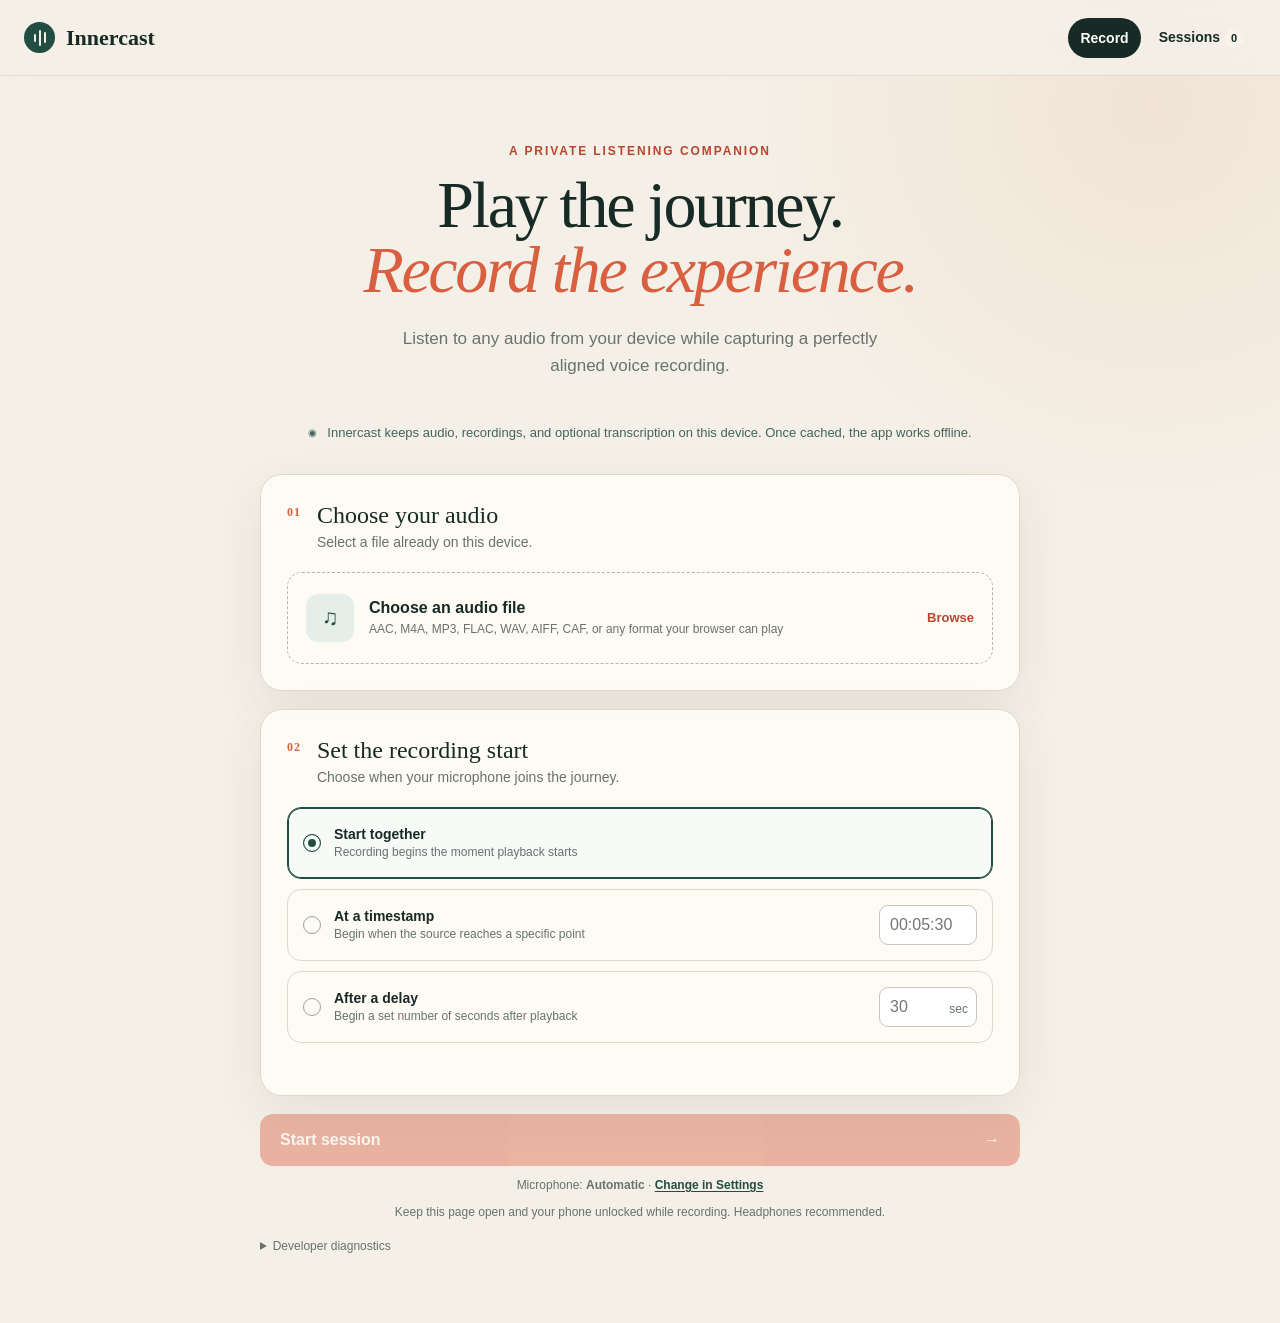
<file: index.html>
<!doctype html>
<html lang="en">
  <head>
    <meta charset="UTF-8" />
    <meta name="viewport" content="width=device-width, initial-scale=1, viewport-fit=cover" />
    <meta name="theme-color" content="#f4efe6" />
    <meta name="apple-mobile-web-app-capable" content="yes" />
    <meta name="apple-mobile-web-app-status-bar-style" content="default" />
    <meta name="apple-mobile-web-app-title" content="Innercast" />
    <title>Innercast — Play the journey. Record the experience.</title>
    <meta name="description" content="Private, synchronized audio playback and microphone recording in your browser." />
    <link rel="manifest" href="manifest.webmanifest" />
    <link rel="icon" href="assets/innercast-icon.svg" type="image/svg+xml" />
    <link rel="stylesheet" href="styles.css?v=2" />
  </head>
  <body>
    <header class="site-header">
      <a class="brand" href="#/recorder" aria-label="Innercast home">
        <span class="brand-mark" aria-hidden="true"><i></i><i></i><i></i></span>
        <span>Innercast</span>
      </a>
      <nav aria-label="Primary navigation">
        <button class="nav-link active" data-view="recorder">Record</button>
        <button class="nav-link" data-view="sessions">Sessions <span id="session-count" class="count">0</span></button>
      </nav>
    </header>

    <main>
      <section id="recorder-view" class="view active" aria-labelledby="page-title">
        <div class="hero">
          <p class="eyebrow">A private listening companion</p>
          <h1 id="page-title">Play the journey.<br /><em>Record the experience.</em></h1>
          <p class="intro">Listen to any audio from your device while capturing a perfectly aligned voice recording.</p>
        </div>

        <div class="privacy-note"><span aria-hidden="true">◉</span> Innercast keeps audio, recordings, and optional transcription on this device. Once cached, the app works offline.</div>

        <section class="card" aria-labelledby="source-heading">
          <div class="step-heading">
            <span class="step-number">01</span>
            <div><h2 id="source-heading">Choose your audio</h2><p>Select a file already on this device.</p></div>
          </div>
          <input id="audio-file" type="file" accept="audio/*,.aac,.m4a,.mp4,.mp3,.flac,.wav,.wave,.aif,.aiff,.caf" hidden />
          <label id="file-picker" class="file-picker" for="audio-file">
            <span class="file-icon" aria-hidden="true">♫</span>
            <span><strong>Choose an audio file</strong><small>AAC, M4A, MP3, FLAC, WAV, AIFF, CAF, or any format your browser can play</small></span>
            <span class="pick-action">Browse</span>
          </label>
          <div id="source-details" class="source-details hidden">
            <div class="track-row">
              <span class="album-art">♫</span>
              <span class="track-meta"><strong id="source-name"></strong><small id="source-meta"></small></span>
              <button id="change-file" class="text-button">Change</button>
            </div>
            <audio id="source-audio" preload="metadata"></audio>
            <div class="player-row">
              <button id="preview-toggle" class="round-button" aria-label="Play preview">▶</button>
              <div class="timeline">
                <input id="seek" type="range" min="0" max="0" value="0" step="0.01" aria-label="Source position" />
                <div class="time-row"><span id="current-time">00:00</span><span id="duration">00:00</span></div>
              </div>
            </div>
          </div>
        </section>

        <section class="card" aria-labelledby="start-heading">
          <div class="step-heading">
            <span class="step-number">02</span>
            <div><h2 id="start-heading">Set the recording start</h2><p>Choose when your microphone joins the journey.</p></div>
          </div>
          <fieldset id="mode-options" class="mode-options" disabled>
            <label class="mode-card selected">
              <input type="radio" name="mode" value="immediate" checked />
              <span class="radio-dot"></span>
              <span><strong>Start together</strong><small>Recording begins the moment playback starts</small></span>
            </label>
            <label class="mode-card">
              <input type="radio" name="mode" value="sourceTimestamp" />
              <span class="radio-dot"></span>
              <span><strong>At a timestamp</strong><small>Begin when the source reaches a specific point</small></span>
              <input id="timestamp-input" class="inline-input" type="text" inputmode="numeric" placeholder="00:05:30" aria-label="Source timestamp" disabled />
            </label>
            <label class="mode-card">
              <input type="radio" name="mode" value="delay" />
              <span class="radio-dot"></span>
              <span><strong>After a delay</strong><small>Begin a set number of seconds after playback</small></span>
              <span class="input-suffix"><input id="delay-input" class="inline-input" type="number" inputmode="decimal" min="0" step="0.1" placeholder="30" aria-label="Delay in seconds" disabled /><small>sec</small></span>
            </label>
          </fieldset>
          <p id="validation-message" class="validation-message" role="alert"></p>
        </section>

        <button id="start-session" class="primary-button" disabled><span>Start session</span><span aria-hidden="true">→</span></button>
        <p class="context-setting">Microphone: <strong id="selected-microphone-label">Automatic</strong> · <a href="#/settings" data-settings-from="recorder">Change in Settings</a></p>
        <p class="device-reminder">Keep this page open and your phone unlocked while recording. Headphones recommended.</p>

        <section id="active-session" class="active-session hidden" aria-live="polite">
          <div class="recording-status"><span class="pulse"></span><span id="session-status">Recording</span></div>
          <h2 id="active-source-name">Session in progress</h2>
          <div class="active-times">
            <div><small>Source</small><strong id="active-source-time">00:00 / 00:00</strong></div>
            <div><small>Recording</small><strong id="active-recording-time">00:00</strong></div>
            <div><small>Started at</small><strong id="active-offset">00:00</strong></div>
          </div>
          <div class="active-progress"><span id="active-progress-fill"></span></div>
          <p id="waiting-message" class="waiting-message hidden">Playback is running. Recording will start at <strong></strong>.</p>
          <div class="session-actions">
            <button id="pause-session" class="secondary-button">Pause</button>
            <button id="stop-session" class="stop-button">Stop & save</button>
          </div>
          <p class="lock-note">Seeking and configuration are locked during a synchronized session.</p>
        </section>

        <details id="debug-panel" class="debug-panel">
          <summary>Developer diagnostics</summary>
          <dl id="debug-values"></dl>
        </details>
      </section>

      <section id="sessions-view" class="view" aria-labelledby="sessions-title">
        <div class="sessions-header">
          <div><p class="eyebrow">On-device archive</p><h1 id="sessions-title">Your sessions</h1></div>
          <button class="secondary-button" data-view="recorder">New recording</button>
        </div>
        <div id="storage-estimate" class="storage-estimate">Storage information unavailable</div>
        <div id="sessions-list" class="sessions-list"></div>
        <div id="empty-sessions" class="empty-state">
          <span>◌</span><h2>No recordings yet</h2><p>Your completed sessions will live here, only on this device.</p>
          <button class="primary-button compact" data-view="recorder">Record your first session</button>
        </div>
      </section>

      <section id="settings-view" class="view" aria-labelledby="settings-title">
        <div class="sessions-header">
          <div><p class="eyebrow">On-device preferences</p><h1 id="settings-title">Settings</h1></div>
          <button id="settings-back" class="secondary-button">Back</button>
        </div>
        <section class="card settings-card" aria-labelledby="microphone-settings-title">
          <div class="step-heading">
            <span class="step-number">MIC</span>
            <div><h2 id="microphone-settings-title">Recording microphone</h2><p>Choose which available input Innercast asks your browser to use.</p></div>
          </div>
          <label class="settings-field" for="microphone-setting">
            <span>Input device</span>
            <select id="microphone-setting"><option value="">Automatic (browser default)</option></select>
          </label>
          <p id="microphone-setting-description" class="settings-description">Your browser may require microphone permission before it reveals available input names.</p>
          <button id="refresh-microphones" class="secondary-button settings-action" type="button">Find microphones</button>
          <p class="settings-description">For Bluetooth headphones, choosing the device microphone may preserve stereo headphone playback. The browser and operating system ultimately control audio routing and may not expose every connected microphone.</p>
        </section>
        <section class="card settings-card" aria-labelledby="transcription-settings-title">
          <div class="step-heading">
            <span class="step-number">AI</span>
            <div><h2 id="transcription-settings-title">Transcription model</h2><p>Choose the model used when you tap Transcribe on a saved session.</p></div>
          </div>
          <label class="settings-field" for="transcription-model-setting">
            <span>Default model</span>
            <select id="transcription-model-setting"></select>
          </label>
          <p id="transcription-model-description" class="settings-description"></p>
          <p class="privacy-note settings-privacy"><span aria-hidden="true">◉</span> Models run locally. Recordings are never sent to a transcription service.</p>
        </section>
      </section>
    </main>

    <div id="toast" class="toast" role="status" aria-live="polite"></div>
    <script type="module" src="app/app.js?v=30"></script>
  </body>
</html>
</file>
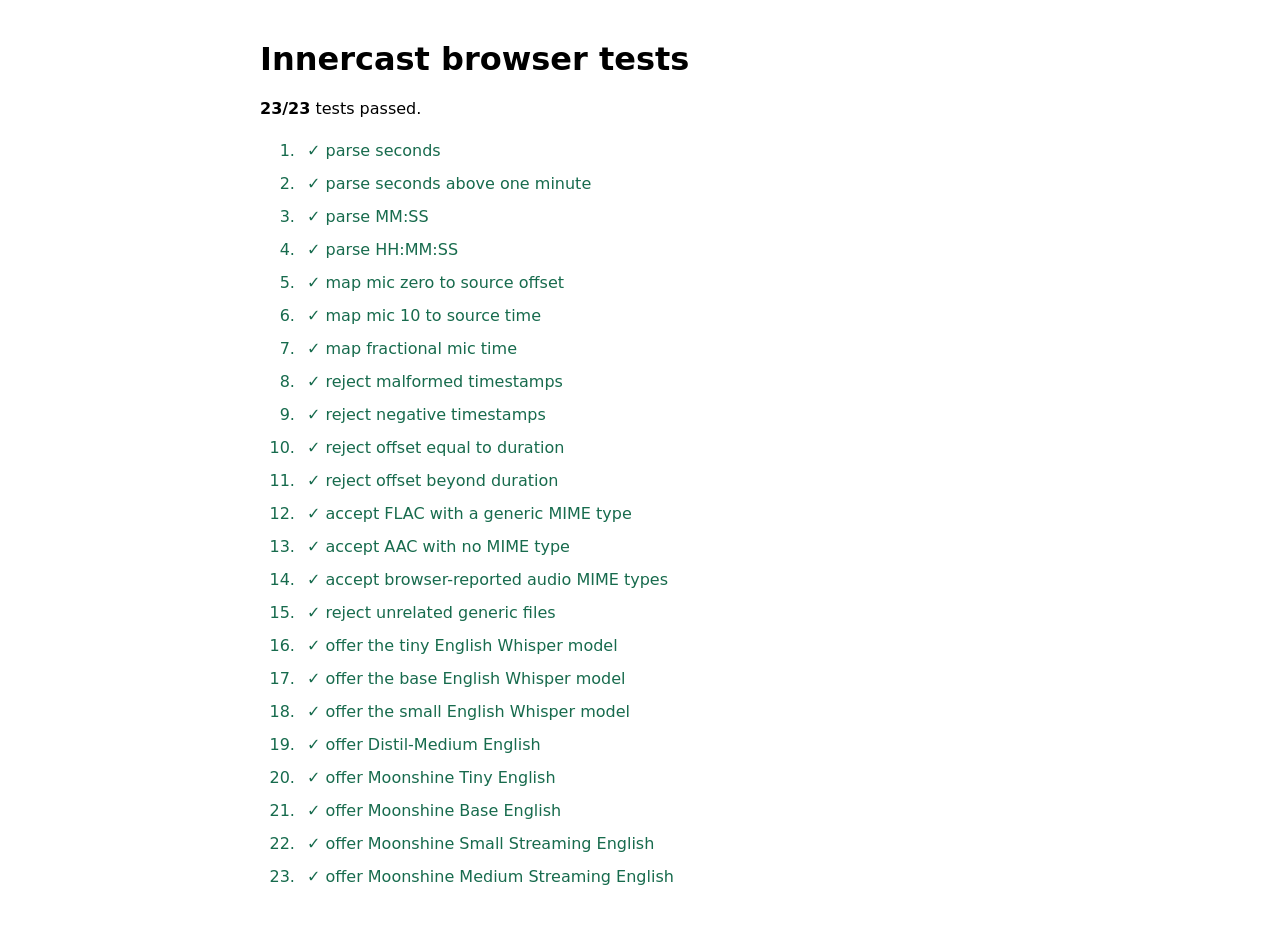
<file: tests/index.html>
<!doctype html>
<html lang="en">
  <head><meta charset="utf-8" /><meta name="viewport" content="width=device-width" /><title>Innercast tests</title>
    <style>body{font:16px system-ui;margin:40px auto;max-width:760px;padding:0 20px}li{padding:7px}.pass{color:#176b4d}.fail{color:#a32619}code{background:#eee;padding:2px 5px}</style>
  </head>
  <body><h1>Innercast browser tests</h1><p id="summary">Running…</p><ol id="results"></ol><script type="module" src="tests.js"></script></body>
</html>
</file>
<file: styles.css>
:root {
  color-scheme: light;
  --ink: #172a25;
  --muted: #68726e;
  --paper: #f5f0e7;
  --card: #fffdf8;
  --line: #ded8cd;
  --accent: #d95f41;
  --accent-dark: #b8462f;
  --green: #214d42;
  --pale-green: #e5eee8;
  --shadow: 0 16px 50px rgba(26, 47, 41, 0.08);
}

* { box-sizing: border-box; }
html { scroll-behavior: smooth; }
body {
  margin: 0;
  min-height: 100vh;
  background:
    radial-gradient(circle at 90% 8%, rgba(218, 156, 110, .14), transparent 28rem),
    var(--paper);
  color: var(--ink);
  font-family: -apple-system, BlinkMacSystemFont, "SF Pro Text", "Helvetica Neue", sans-serif;
}
button, input { font: inherit; }
button, label { -webkit-tap-highlight-color: transparent; }
button { color: inherit; }
.hidden { display: none !important; }

.site-header {
  height: 76px;
  display: flex;
  align-items: center;
  justify-content: space-between;
  padding: env(safe-area-inset-top) max(24px, env(safe-area-inset-right)) 0 max(24px, env(safe-area-inset-left));
  border-bottom: 1px solid rgba(23, 42, 37, .1);
  background: rgba(245, 240, 231, .88);
  backdrop-filter: blur(15px);
  position: sticky;
  top: 0;
  z-index: 10;
}
.brand { display: flex; align-items: center; gap: 11px; color: var(--ink); text-decoration: none; font-family: Georgia, serif; font-size: 22px; font-weight: 700; }
.brand-mark { width: 31px; height: 31px; display: flex; align-items: center; justify-content: center; gap: 3px; border-radius: 50%; background: var(--green); }
.brand-mark i { display: block; width: 2px; border-radius: 2px; background: #f4efe6; }
.brand-mark i:nth-child(1) { height: 8px; }.brand-mark i:nth-child(2) { height: 16px; }.brand-mark i:nth-child(3) { height: 11px; }
nav { display: flex; gap: 6px; }
.nav-link { border: 0; background: none; padding: 10px 12px; border-radius: 20px; cursor: pointer; font-size: 14px; font-weight: 650; }
.nav-link.active { background: var(--ink); color: white; }
.count { display: inline-flex; min-width: 20px; height: 20px; padding: 0 6px; align-items: center; justify-content: center; border-radius: 20px; background: rgba(255,255,255,.18); font-size: 11px; }

main { width: min(760px, calc(100% - 32px)); margin: 0 auto; padding: 68px 0 max(70px, env(safe-area-inset-bottom)); }
.view { display: none; }.view.active { display: block; }
.hero { text-align: center; margin-bottom: 34px; }
.eyebrow { margin: 0 0 14px; color: var(--accent-dark); font-size: 12px; text-transform: uppercase; letter-spacing: .16em; font-weight: 800; }
h1 { margin: 0; font-family: Georgia, "Times New Roman", serif; font-weight: 500; font-size: clamp(42px, 8vw, 66px); line-height: .99; letter-spacing: -.035em; }
h1 em { color: var(--accent); font-weight: 500; }
.intro { max-width: 530px; margin: 22px auto 0; color: var(--muted); line-height: 1.6; font-size: 17px; }
.privacy-note { display: flex; gap: 10px; align-items: center; justify-content: center; margin: 0 0 22px; padding: 12px 16px; color: #42645b; font-size: 13px; }
.privacy-note span { font-size: 10px; }
.card { background: rgba(255, 253, 248, .88); border: 1px solid var(--line); border-radius: 22px; padding: 26px; margin-bottom: 18px; box-shadow: var(--shadow); }
.step-heading { display: flex; gap: 16px; margin-bottom: 22px; }
.step-number { flex: 0 0 auto; padding-top: 5px; color: var(--accent); font: 700 12px/1 Georgia, serif; letter-spacing: .08em; }
.step-heading h2 { margin: 0 0 4px; font: 500 24px/1.2 Georgia, serif; }
.step-heading p { margin: 0; color: var(--muted); font-size: 14px; }
.file-picker { display: flex; align-items: center; gap: 15px; min-height: 92px; padding: 18px; border: 1.5px dashed #b7b4aa; border-radius: 15px; cursor: pointer; transition: .2s ease; }
.file-picker:hover { border-color: var(--accent); background: #fffaf2; }
.file-picker > span:nth-child(2) { min-width: 0; flex: 1; }
.file-picker strong, .file-picker small { display: block; }
.file-picker small { margin-top: 5px; color: var(--muted); font-size: 12px; }
.file-icon, .album-art { display: grid; place-items: center; flex: 0 0 48px; height: 48px; background: var(--pale-green); color: var(--green); border-radius: 12px; font-size: 22px; }
.pick-action, .text-button { color: var(--accent-dark); font-size: 13px; font-weight: 750; }
.text-button { border: 0; padding: 8px; background: none; cursor: pointer; }
.source-details { border-top: 1px solid var(--line); padding-top: 18px; }
.track-row { display: flex; gap: 13px; align-items: center; }
.track-meta { min-width: 0; flex: 1; }
.track-meta strong, .track-meta small { display: block; white-space: nowrap; overflow: hidden; text-overflow: ellipsis; }
.track-meta small { color: var(--muted); margin-top: 4px; }
.player-row { display: flex; align-items: center; gap: 15px; margin-top: 20px; }
.round-button { border: 0; width: 44px; height: 44px; flex: 0 0 44px; border-radius: 50%; background: var(--green); color: white; cursor: pointer; }
.timeline { flex: 1; min-width: 0; }
input[type="range"] { width: 100%; accent-color: var(--accent); }
.time-row { display: flex; justify-content: space-between; color: var(--muted); font-variant-numeric: tabular-nums; font-size: 12px; }
.native-runtime [aria-labelledby="microphone-settings-title"] { display: none; }
.mode-options { border: 0; padding: 0; margin: 0; display: grid; gap: 10px; }
.mode-card { display: flex; gap: 13px; align-items: center; min-height: 72px; padding: 14px 15px; border: 1px solid var(--line); border-radius: 14px; cursor: pointer; }
.mode-card.selected { border-color: var(--green); box-shadow: inset 0 0 0 1px var(--green); background: #f7faf7; }
.mode-card > input[type="radio"] { position: absolute; opacity: 0; }
.radio-dot { width: 18px; height: 18px; border: 1.5px solid #9aa39f; border-radius: 50%; box-shadow: inset 0 0 0 4px transparent; }
.selected .radio-dot { border-color: var(--green); background: var(--green); box-shadow: inset 0 0 0 4px #f7faf7; }
.mode-card > span:nth-of-type(2) { min-width: 0; flex: 1; }
.mode-card strong, .mode-card small { display: block; }
.mode-card strong { font-size: 14px; }.mode-card small { margin-top: 3px; color: var(--muted); font-size: 12px; }
.inline-input { width: 98px; min-height: 40px; border: 1px solid #c9c6bd; border-radius: 9px; background: white; padding: 8px 10px; font-variant-numeric: tabular-nums; }
.inline-input:focus { outline: 2px solid rgba(33,77,66,.25); border-color: var(--green); }
.input-suffix { position: relative; }.input-suffix small { position: absolute; right: 9px; top: 12px; }.input-suffix .inline-input { padding-right: 32px; }
.validation-message { min-height: 18px; margin: 12px 0 -4px; color: #a83f2b; font-size: 13px; }
.primary-button, .secondary-button, .stop-button { border: 0; border-radius: 13px; min-height: 52px; padding: 0 20px; cursor: pointer; font-weight: 750; }
.primary-button { width: 100%; display: flex; align-items: center; justify-content: space-between; background: var(--accent); color: white; font-size: 16px; box-shadow: 0 12px 28px rgba(217,95,65,.25); }
.primary-button:hover { background: var(--accent-dark); }.primary-button:disabled { opacity: .42; cursor: not-allowed; box-shadow: none; }
.primary-button.compact { width: auto; display: inline-flex; gap: 25px; }
.secondary-button { background: var(--pale-green); color: var(--green); }
.stop-button { background: var(--accent); color: white; }
.device-reminder { margin: 13px 0 0; text-align: center; color: var(--muted); font-size: 12px; }
.context-setting { margin: 12px 0 0; text-align: center; color: var(--muted); font-size: 12px; }
.context-setting a { color: var(--green); font-weight: 700; text-underline-offset: 2px; }
.active-session { margin-top: 24px; padding: 28px; border-radius: 22px; background: var(--green); color: white; box-shadow: 0 20px 55px rgba(28, 66, 56, .25); }
.recording-status { display: flex; gap: 8px; align-items: center; color: #ffd9cf; font-size: 12px; text-transform: uppercase; letter-spacing: .12em; font-weight: 800; }
.pulse { width: 9px; height: 9px; border-radius: 50%; background: #ff8366; animation: pulse 1.3s ease infinite; }
@keyframes pulse { 50% { opacity: .35; transform: scale(.8); } }
.active-session h2 { margin: 14px 0 24px; font: 500 28px Georgia, serif; white-space: nowrap; overflow: hidden; text-overflow: ellipsis; }
.active-times { display: grid; grid-template-columns: 1.5fr 1fr 1fr; gap: 10px; }
.active-times small, .active-times strong { display: block; }.active-times small { color: #aac6bd; font-size: 11px; text-transform: uppercase; letter-spacing: .07em; }.active-times strong { margin-top: 6px; font-variant-numeric: tabular-nums; }
.active-progress { margin: 21px 0; height: 4px; overflow: hidden; border-radius: 4px; background: rgba(255,255,255,.15); }.active-progress span { display: block; width: 0; height: 100%; background: #ff8366; }
.waiting-message { padding: 12px; background: rgba(255,255,255,.09); border-radius: 10px; color: #d6e4df; font-size: 13px; }
.session-actions { display: grid; grid-template-columns: 1fr 1fr; gap: 10px; }.session-actions button { min-height: 50px; }.session-actions .secondary-button { background: rgba(255,255,255,.12); color: white; }.session-actions .stop-button { background: #fff4ef; color: var(--accent-dark); }
.lock-note { margin: 14px 0 0; text-align: center; color: #9fbab1; font-size: 11px; }
.debug-panel { margin-top: 20px; color: var(--muted); font-size: 12px; }.debug-panel summary { cursor: pointer; }.debug-panel dl { display: grid; grid-template-columns: 1fr 1fr; gap: 7px 20px; padding: 14px; background: rgba(255,255,255,.45); border-radius: 10px; }.debug-panel dt { font-weight: 700; }.debug-panel dd { margin: 0; text-align: right; font-family: ui-monospace, monospace; }
.sessions-header { display: flex; justify-content: space-between; align-items: end; gap: 20px; margin-bottom: 30px; }.sessions-header h1 { font-size: 52px; }.sessions-header .secondary-button { white-space: nowrap; }
.storage-estimate { padding: 13px 16px; margin-bottom: 15px; border-radius: 12px; background: var(--pale-green); color: #4d6b63; font-size: 13px; }
.sessions-list { display: grid; gap: 14px; }
.session-card { padding: 20px; border: 1px solid var(--line); border-radius: 17px; background: var(--card); box-shadow: var(--shadow); }
.session-card-head { display: flex; justify-content: space-between; gap: 14px; }.session-card h2 { margin: 0; font: 500 20px/1.25 Georgia, serif; overflow-wrap: anywhere; }.session-card time { color: var(--muted); font-size: 12px; white-space: nowrap; }
.session-facts { display: grid; grid-template-columns: repeat(3, 1fr); gap: 10px; margin: 17px 0; }.session-facts span { display: block; color: var(--muted); font-size: 10px; text-transform: uppercase; letter-spacing: .07em; }.session-facts strong { display: block; margin-top: 4px; font-size: 13px; }
.session-card audio { width: 100%; height: 40px; }
.session-buttons { display: flex; gap: 8px; margin-top: 12px; }.session-buttons button, .session-buttons a { flex: 1; display: grid; place-items: center; min-height: 42px; border-radius: 10px; border: 1px solid var(--line); background: white; color: var(--ink); text-decoration: none; cursor: pointer; font-size: 13px; font-weight: 700; }.session-buttons .delete-button { color: #9e3827; }
.saved-transcript { margin: 15px 0 0; padding: 14px; border-left: 3px solid var(--accent); border-radius: 0 9px 9px 0; background: #faf5ee; }
.saved-transcript summary { cursor: pointer; font-size: 13px; font-weight: 750; }.saved-transcript p { margin: 11px 0 0; color: #485550; white-space: pre-wrap; line-height: 1.55; font-size: 13px; }
button.copy-transcript { all: unset; display: inline-grid; place-items: center; width: 24px; height: 24px; margin: -4px 0 -4px 7px; border-radius: 6px; color: var(--green); vertical-align: middle; cursor: pointer; -webkit-appearance: none; appearance: none; }
button.copy-transcript:hover { background: rgba(33, 77, 66, 0.09); }button.copy-transcript:focus-visible { outline: 2px solid var(--accent); outline-offset: 1px; }
.copy-transcript-icon { position: relative; display: block; width: 17px; height: 17px; }
.copy-transcript-icon::before, .copy-transcript-icon::after { content: ""; position: absolute; width: 10px; height: 11px; border: 1.7px solid currentColor; border-radius: 3px; background: #faf5ee; }
.copy-transcript-icon::before { top: 1px; right: 1px; }.copy-transcript-icon::after { left: 1px; bottom: 1px; }
.transcription-panel { margin-top: 15px; padding: 14px; border-radius: 12px; background: var(--pale-green); }
.transcription-panel > div:first-child strong, .transcription-panel > div:first-child span { display: block; }
.transcription-panel > div:first-child strong { font-size: 13px; }
.transcription-panel > div:first-child span, .transcription-panel > small { margin-top: 4px; color: #587068; font-size: 11px; line-height: 1.4; }
.transcription-controls { display: grid; grid-template-columns: minmax(0, 1fr) auto; gap: 8px; margin-top: 11px; }
.transcription-controls.single { grid-template-columns: 1fr; }
.transcription-controls select, .transcription-controls button { min-height: 42px; border: 1px solid #b8ccc4; border-radius: 9px; background: white; padding: 0 10px; color: var(--ink); font-size: 12px; font-weight: 650; }
.transcription-controls select { min-width: 0; width: 100%; }
.transcription-controls button { cursor: pointer; color: var(--green); }
.transcription-controls .cancel-transcription { color: #9e3827; }
.transcription-panel progress { display: block; width: 100%; height: 7px; margin: 11px 0 5px; accent-color: var(--accent); }
.transcription-panel > small { display: block; }
.transcription-panel > small a { color: var(--green); font-weight: 700; text-underline-offset: 2px; }
.settings-card { max-width: 720px; }
.settings-field { display: grid; gap: 8px; margin-top: 24px; color: var(--ink); font-size: 13px; font-weight: 700; }
.settings-field select { width: 100%; min-height: 48px; border: 1px solid var(--line); border-radius: 10px; background: white; padding: 0 12px; color: var(--ink); font: inherit; }
.settings-description { margin: 10px 0 0; color: var(--muted); font-size: 13px; line-height: 1.5; }
.settings-action { width: 100%; margin-top: 14px; }
.settings-privacy { margin: 22px 0 0; }
.empty-state { padding: 70px 25px; text-align: center; }.empty-state > span { font-size: 48px; color: var(--accent); }.empty-state h2 { font: 500 27px Georgia, serif; margin: 15px 0 8px; }.empty-state p { color: var(--muted); margin: 0 0 24px; }
.toast { position: fixed; left: 50%; bottom: max(24px, env(safe-area-inset-bottom)); transform: translate(-50%, 30px); width: min(430px, calc(100% - 32px)); padding: 14px 18px; border-radius: 12px; background: #172a25; color: white; text-align: center; opacity: 0; pointer-events: none; transition: .25s ease; z-index: 20; font-size: 13px; box-shadow: 0 10px 30px rgba(0,0,0,.2); }.toast.show { opacity: 1; transform: translate(-50%, 0); }.toast.error { background: #973b2b; }

@media (max-width: 600px) {
  .site-header { height: 66px; padding-left: 16px; padding-right: 12px; }.brand { font-size: 19px; }.brand-mark { width: 28px; height: 28px; }.nav-link { padding: 8px 9px; }
  main { width: min(100% - 24px, 760px); padding-top: 43px; }.hero { margin-bottom: 25px; }.intro { font-size: 15px; }.privacy-note { align-items: flex-start; text-align: left; font-size: 12px; }
  .card { padding: 20px 16px; border-radius: 18px; }.file-picker { padding: 14px; }.file-icon { flex-basis: 42px; height: 42px; }.pick-action { display: none; }
  .mode-card { flex-wrap: wrap; }.mode-card > span:nth-of-type(2) { flex-basis: calc(100% - 35px); }.inline-input, .input-suffix { margin-left: 31px; width: calc(100% - 31px); }.input-suffix .inline-input { width: 100%; margin-left: 0; }
  .active-session { padding: 22px 17px; margin-left: -4px; margin-right: -4px; }.active-times { grid-template-columns: 1.35fr 1fr 1fr; }.active-times strong { font-size: 14px; }
  .sessions-header { align-items: flex-start; flex-direction: column; }.sessions-header h1 { font-size: 44px; }.session-card-head { flex-direction: column; }.session-facts { grid-template-columns: 1fr 1fr; }
}

@media (prefers-reduced-motion: reduce) { *, *::before, *::after { scroll-behavior: auto !important; animation: none !important; transition: none !important; } }
</file>
